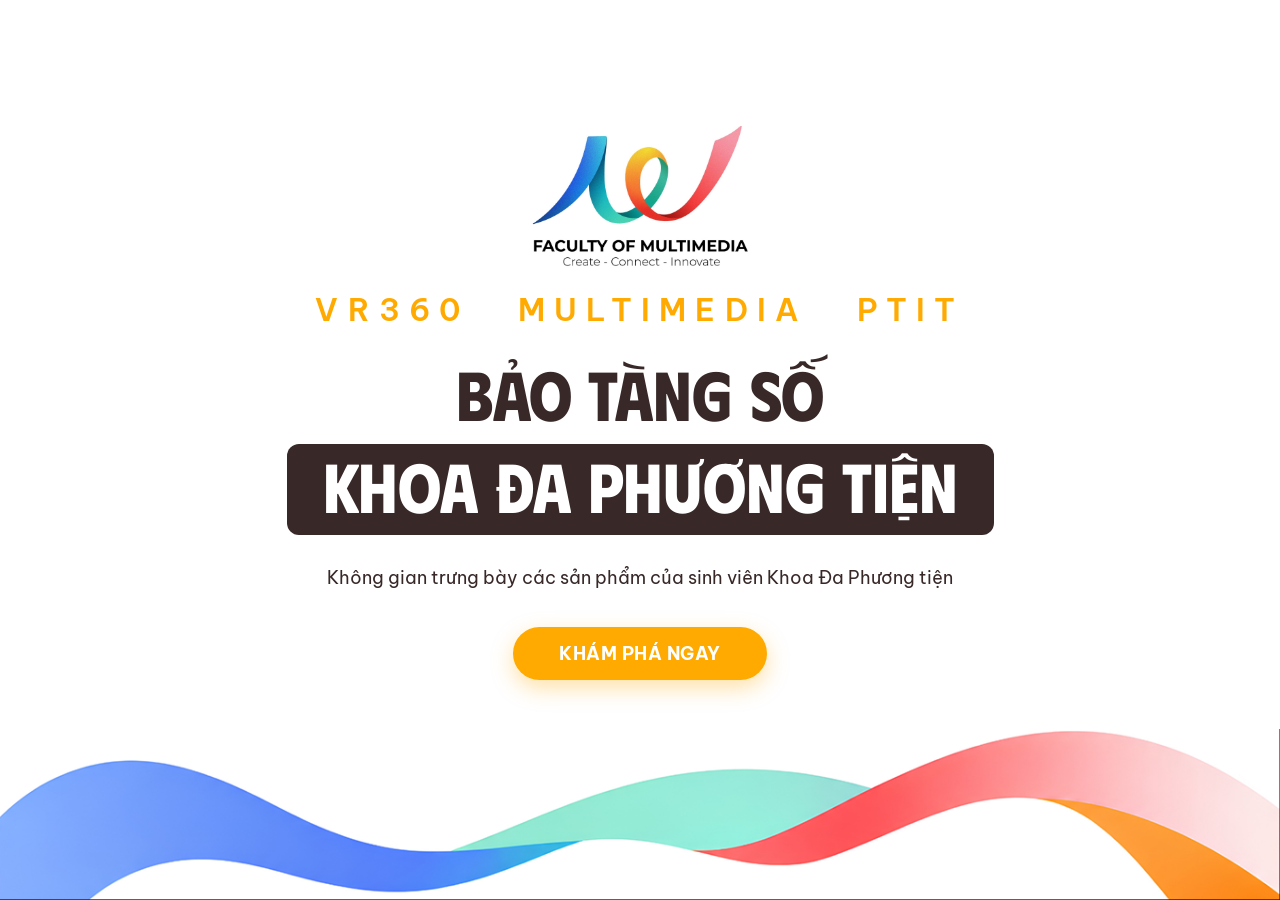
<file: index.html>
<!DOCTYPE html>
<html lang="vi">
<head>
  <meta charset="UTF-8" />
  <meta name="viewport" content="width=device-width, initial-scale=1.0" />
  <title>Bảo tàng số – Khoa Đa phương tiện | VR360 PTIT</title>
  <meta name="description" content="Bảo tàng số Khoa Đa phương tiện – không gian trưng bày VR360 các sản phẩm tiêu biểu của sinh viên." />
  <link rel="icon" type="image/png" href="assets/img/favicon.png" />

  <link rel="preconnect" href="https://fonts.googleapis.com" />
  <link rel="preconnect" href="https://fonts.gstatic.com" crossorigin />
  <link href="https://fonts.googleapis.com/css2?family=Be+Vietnam+Pro:wght@400;500;600;700;800&family=Phudu:wght@300..900&display=swap" rel="stylesheet" />
  <link rel="stylesheet" href="assets/css/style.css?v=18" />
  <script src="config.js?v=9"></script>

  <!-- three.js (ESM) – addon import bare specifier "three" nên cần importmap -->
  <script type="importmap">
  {
    "imports": {
      "three": "https://unpkg.com/three@0.160.0/build/three.module.js",
      "three/addons/": "https://unpkg.com/three@0.160.0/examples/jsm/"
    }
  }
  </script>
</head>
<body>

  <main class="deck">

    <!-- ============================= HERO ============================= -->
    <section class="panel panel--full hero">
      <div class="container hero__inner">
        <div class="hero__logo-wrap">
          <img class="hero__logo" src="assets/img/HeaderLogoNew.jpg" alt="Faculty of Multimedia" />
        </div>
        <p class="hero__eyebrow">VR360 &nbsp; MULTIMEDIA &nbsp; PTIT</p>
        <h1 class="hero__title">BẢO TÀNG SỐ</h1>
        <div class="hero__band"><span>KHOA ĐA PHƯƠNG TIỆN</span></div>
        <p class="hero__subtitle">Không gian trưng bày các sản phẩm của sinh viên Khoa Đa Phương tiện</p>
        <button class="btn btn--primary js-scroll-bottom" type="button">KHÁM PHÁ NGAY</button>
      </div>
      <img class="hero__waves" src="assets/img/Silk.png?v=1" alt="" aria-hidden="true" />
    </section>

    <!-- ============================ INTRO ============================ -->
    <section class="panel panel--full intro">
      <div class="container">
        <h2 class="split-title">
          <span class="split-title__plain">VR360</span><span class="split-title__dark">MULTIMEDIA PTIT</span>
        </h2>
        <div class="intro__text">
          <p>Bảo tàng số Khoa Đa phương tiện là không gian lưu trữ, trưng bày và giới thiệu trực quan các sản phẩm, dự án tiêu biểu do sinh viên Khoa Đa phương tiện thực hiện trong quá trình học tập, nghiên cứu và thực hành nghề nghiệp dưới sự hướng dẫn của giảng viên phụ trách học phần.</p>
          <p>Không gian này tập hợp các sản phẩm nổi bật thuộc các học phần cơ sở ngành, chuyên ngành, thực tập tốt nghiệp, đồ án và khóa luận của sinh viên thuộc ba ngành đào tạo của Khoa, gồm: Truyền thông Đa phương tiện, Công nghệ Đa phương tiện (gồm chuyên ngành Phát triển ứng dụng Đa phương tiện và Thiết kế đa phương tiện) và Báo chí (Định hướng số).</p>
          <p>Thông qua việc thực hiện các sản phẩm và dự án trong quá trình đào tạo, sinh viên có cơ hội rèn luyện kỹ năng nghề nghiệp, phát triển tư duy sáng tạo, năng lực làm việc thực tế và khả năng thích ứng với yêu cầu của thị trường lao động. Đây cũng là một trong những định hướng đào tạo quan trọng của Khoa Đa phương tiện: gắn lý thuyết với thực tiễn, gắn đào tạo với sản phẩm, qua đó góp phần hình thành nguồn nhân lực chất lượng cao trong lĩnh vực truyền thông số, báo chí số, phát triển ứng dụng, thiết kế đa phương tiện trong bối cảnh hiện nay.</p>
        </div>
      </div>
    </section>

    <!-- ============ TRANG 3: CẤU TRÚC + PHÒNG TRƯNG BÀY 01 ============ -->
    <section class="panel panel--full room-stage room-stage--red">
      <div class="container room-stage__head">
        <h2 class="split-title">
          <span class="split-title__plain">CẤU TRÚC</span><span class="split-title__dark">PHÒNG TRIỂN LÃM</span>
        </h2>
      </div>

      <div class="room room--red">
      <div class="window">
        <div class="window__bar">
          <span class="dots"><i></i><i></i><i></i></span>
          <h3 class="window__title">PHÒNG TRƯNG BÀY 01: TRUYỀN THÔNG ĐA PHƯƠNG TIỆN</h3>
        </div>
        <div class="window__body">
          <div class="room__grid">
            <div class="room__media"><img src="assets/img/room1_preview.png" alt="Sản phẩm truyền thông đa phương tiện tiêu biểu" /></div>
            <div class="room__col">
              <div class="room__text">
                <p>Phòng triển lãm Ngành Truyền thông đa phương tiện là không gian sáng tạo thể hiện tư duy chiến lược, năng lực hoạch định và kỹ năng phát triển nội dung số mang tính đổi mới liên tục của người trẻ trong kỷ nguyên mới.</p>
                <p>Phòng triển lãm ngành Truyền thông đa phương tiện sẽ trưng bày các sản phẩm đặc trưng của ngành như sản phẩm TVC, phóng sự, video diễn hoạt 2D (animation), bộ nhận diện thương hiệu, thiết kế giao diện, infographic, Tạp chí, Emegazine…</p>
              </div>
              <div class="room__thumbs room__thumbs--grid">
                <img src="assets/img/room1_thumb1.png" alt="" aria-hidden="true" />
                <img src="assets/img/room1_thumb2.png" alt="" aria-hidden="true" />
                <img src="assets/img/room1_thumb3.png" alt="" aria-hidden="true" />
                <img src="assets/img/room1_thumb4.png" alt="" aria-hidden="true" />
              </div>
              <div class="room__cta"><button class="btn btn--pill js-scroll-bottom" type="button">KHÁM PHÁ NGAY</button></div>
            </div>
          </div>
        </div>
      </div>
      </div>
    </section>

    <!-- ===================== TRANG 4: PHÒNG TRƯNG BÀY 02 ===================== -->
    <section class="panel panel--full room-stage room-stage--blue">
      <div class="room room--blue">
      <div class="window">
        <div class="window__bar">
          <span class="dots"><i></i><i></i><i></i></span>
          <h3 class="window__title">PHÒNG TRƯNG BÀY 02: CÔNG NGHỆ ĐA PHƯƠNG TIỆN</h3>
        </div>
        <div class="window__body">
          <div class="room__grid room__grid--reverse">
            <div class="room__media room__media--portrait"><img src="assets/img/room2_preview.png" alt="Vòng chung kết cuộc thi thiết kế Công nghệ và Phát triển bền vững" /></div>
            <div class="room__col">
              <div class="room__text">
                <p>Phòng trưng bày Ngành Công nghệ Đa phương tiện khẳng định năng lực vượt trội của sinh viên trong việc làm chủ các công cụ, nền tảng kỹ thuật hiện đại (AI, AR/VR, Game Engine) để giải quyết các bài toán thực tế, sẵn sàng trở thành lực lượng nòng cốt trong công cuộc chuyển đổi số quốc gia.</p>
                <p>Phân khu Chuyên ngành Thiết kế đa phương tiện: Tác phẩm đồ họa 2D/3D, nghệ thuật diễn hoạt hình ảnh (animation) và giải pháp thiết kế giao diện, trải nghiệm người dùng (UI/UX).</p>
              </div>
              <div class="room__thumbs room__thumbs--row">
                <img src="assets/img/room2_thumb1.png" alt="" aria-hidden="true" />
                <img src="assets/img/room2_thumb2.png" alt="" aria-hidden="true" />
                <img src="assets/img/room2_thumb3.png" alt="" aria-hidden="true" />
                <img src="assets/img/room2_thumb4.png" alt="" aria-hidden="true" />
              </div>
              <div class="room__cta"><button class="btn btn--pill js-scroll-bottom" type="button">KHÁM PHÁ NGAY</button></div>
            </div>
          </div>
        </div>
      </div>
      </div>
    </section>

    <!-- ===================== TRANG 5: PHÒNG TRƯNG BÀY 03 ===================== -->
    <section class="panel panel--full room-stage room-stage--green">
      <div class="room room--green">
      <div class="window">
        <div class="window__bar">
          <span class="dots"><i></i><i></i><i></i></span>
          <h3 class="window__title">PHÒNG TRƯNG BÀY 03: BÁO CHÍ ĐỊNH HƯỚNG SỐ</h3>
        </div>
        <div class="window__body">
          <div class="room__grid room__grid--portrait-left">
            <div class="room__media room__media--portrait"><img src="assets/img/room3_preview.png" alt="Tác phẩm báo chí định hướng số của sinh viên" /></div>
            <div class="room__col">
              <div class="room__text">
                <p>Phòng triển lãm Ngành Báo chí (Định hướng số) khẳng định bản lĩnh chính trị vững vàng, đạo đức nghề nghiệp và kỹ năng sản xuất nội dung đa năng của người làm báo thời đại số.</p>
                <p>Sản phẩm tiêu biểu: Các tác phẩm báo chí đa nền tảng chất lượng cao, dự án báo chí dữ liệu (Data Journalism), sản phẩm Megastory, Podcast và phóng sự số đương đại.</p>
              </div>
              <div class="room__thumbs room__thumbs--row">
                <img src="assets/img/room3_thumb1.png" alt="" aria-hidden="true" />
                <img src="assets/img/room3_thumb2.png" alt="" aria-hidden="true" />
                <img src="assets/img/room3_thumb3.png" alt="" aria-hidden="true" />
                <img src="assets/img/room3_thumb4.png" alt="" aria-hidden="true" />
              </div>
              <div class="room__cta"><button class="btn btn--pill js-scroll-bottom" type="button">KHÁM PHÁ NGAY</button></div>
            </div>
          </div>
        </div>
      </div>
      </div>
    </section>

    <!-- ================== TRANG CUỐI: HƯỚNG DẪN + FOOTER ================== -->
    <section class="panel guide-page">
      <div class="guide">
      <div class="container">
        <h2 class="split-title">
          <span class="split-title__plain">HƯỚNG DẪN THAM QUAN</span><span class="split-title__dark">BẢO TÀNG SỐ</span>
        </h2>
        <p class="guide__lead">Để có trải nghiệm tối ưu nhất tại Sảnh chính và 03 Phòng trưng bày, vui lòng lưu ý các thao tác điều hướng cơ bản sau:</p>

        <ul class="guide__steps">
          <li class="guide__step">
            <img class="guide__icon" src="assets/img/icon_move.png" alt="" aria-hidden="true" />
            <p><strong>Di chuyển:</strong> Sử dụng các phím mũi tên ↑↓←→ (hoặc cụm phím W A S D) trên bàn phím để di chuyển góc nhìn trong không gian; giữ thêm phím <strong>Shift</strong> để di chuyển nhanh. Hoặc click trực tiếp vào các điểm điều hướng trên sàn.</p>
          </li>
          <li class="guide__step">
            <img class="guide__icon" src="assets/img/icon_click.png" alt="" aria-hidden="true" />
            <p><strong>Tương tác sản phẩm:</strong> Khi tiến lại gần các khu vực trưng bày, click trực tiếp vào sản phẩm để mở bảng thông tin chi tiết, xem video gốc hoặc liên kết đến mã nguồn/ứng dụng.</p>
          </li>
          <li class="guide__step">
            <img class="guide__icon" src="assets/img/icon_device.png" alt="" aria-hidden="true" />
            <p><strong>Thiết bị khuyến nghị:</strong> Sử dụng máy tính (PC/Laptop) kết nối mạng tốc độ cao và tai nghe để trải nghiệm trọn vẹn không gian âm thanh - hình ảnh giả lập.</p>
          </li>
        </ul>

        <div class="guide__cta">
          <button class="btn btn--primary btn--lg js-open-museum" id="hs-enter" type="button">KÍCH HOẠT BẢO TÀNG SỐ 3D</button>
        </div>
      </div>
      </div>

      <footer class="footer">
      <div class="container footer__inner">
        <img class="footer__logo" src="assets/img/footer_logo.png" alt="Faculty of Multimedia" />
        <div class="footer__col">
          <p><strong>Địa chỉ:</strong> Tầng 1, nhà A1, Số 96A Trần Phú, Hà Đông, Hà Nội</p>
          <p><strong>Website:</strong> <a href="https://dpt.ptit.edu.vn/" target="_blank" rel="noopener">https://dpt.ptit.edu.vn/</a></p>
          <p><strong>Email:</strong> hiện chưa có cần add thêm</p>
        </div>
        <div class="footer__col">
          <p><strong>Fanpage:</strong> <a href="https://www.facebook.com/khoadaphuongtienptit" target="_blank" rel="noopener">https://www.facebook.com/khoadaphuongtienptit</a></p>
          <p><strong>Tiktok:</strong> <a href="https://www.tiktok.com/@ttdpt.ptit" target="_blank" rel="noopener">https://www.tiktok.com/@ttdpt.ptit</a></p>
          <p><strong>Phó trưởng khoa (Phụ trách):</strong> TS. Lê Thị Hằng</p>
        </div>
      </div>
    </footer>
    </section>

  </main>

  <!-- ===================== MUSEUM 3D OVERLAY ====================== -->
  <div class="museum" id="museum" aria-hidden="true">
    <div class="museum__topbar">
      <span class="museum__title">BẢO TÀNG SỐ 3D – KHOA ĐA PHƯƠNG TIỆN</span>
      <div class="museum__actions">
        <button id="museum-sound-btn" class="museum__sound" type="button" aria-pressed="true" aria-label="Bật/tắt âm thanh" title="Tắt âm thanh">🔊</button>
        <button class="museum__exit js-close-museum" type="button">✕ Thoát</button>
      </div>
    </div>
    <div class="museum__hint" id="museum-hint">
      <strong>Điều khiển:</strong>
      <span><b>W A S D</b> / phím mũi tên: di chuyển</span>
      <span><b>Giữ SHIFT</b>: chạy nhanh</span>
      <span><b>Giữ &amp; kéo chuột</b>: xoay góc nhìn</span>
      <span><b>Click sàn</b>: di chuyển đến điểm</span>
      <span><b>Click sản phẩm</b>: xem thông tin</span>
      <span><b>Nút 🔊</b>: bật/tắt âm thanh</span>
    </div>
    <div class="museum__loading" id="museum-loading">
      <div class="spinner"></div>
      <p>Đang tải không gian 3D…</p>
    </div>
    <div class="product-panel" id="product-panel" aria-hidden="true">
      <button class="product-panel__close" type="button" aria-label="Đóng">&#x2715;</button>

      <!-- Nút toggle ngôn ngữ -->
      <div class="pp-lang-toggle" id="pp-lang-toggle" title="Switch language">
        <button class="pp-lang-btn active" id="pp-lang-vi" data-lang="vi">VI</button>
        <button class="pp-lang-btn" id="pp-lang-en" data-lang="en">EN</button>
      </div>

      <div class="product-panel__media" id="product-media" hidden></div>

      <div class="pp-section">
        <span class="pp-label" data-vi="Sản phẩm" data-en="Product">Sản phẩm</span>
        <h3 id="product-title">Tên sản phẩm</h3>
      </div>

      <div class="pp-section">
        <span class="pp-label" data-vi="Mô tả" data-en="Description">Mô tả</span>
        <p id="product-desc">Mô tả sản phẩm…</p>
      </div>

      <a class="product-panel__link" id="product-link" target="_blank" rel="noopener" hidden>Xem chi tiết →</a>
    </div>
    <div id="museum-canvas-wrap" class="museum__canvas"></div>
  </div>

  <script type="module" src="assets/js/main.js?v=16"></script>
</body>
</html>
</file>
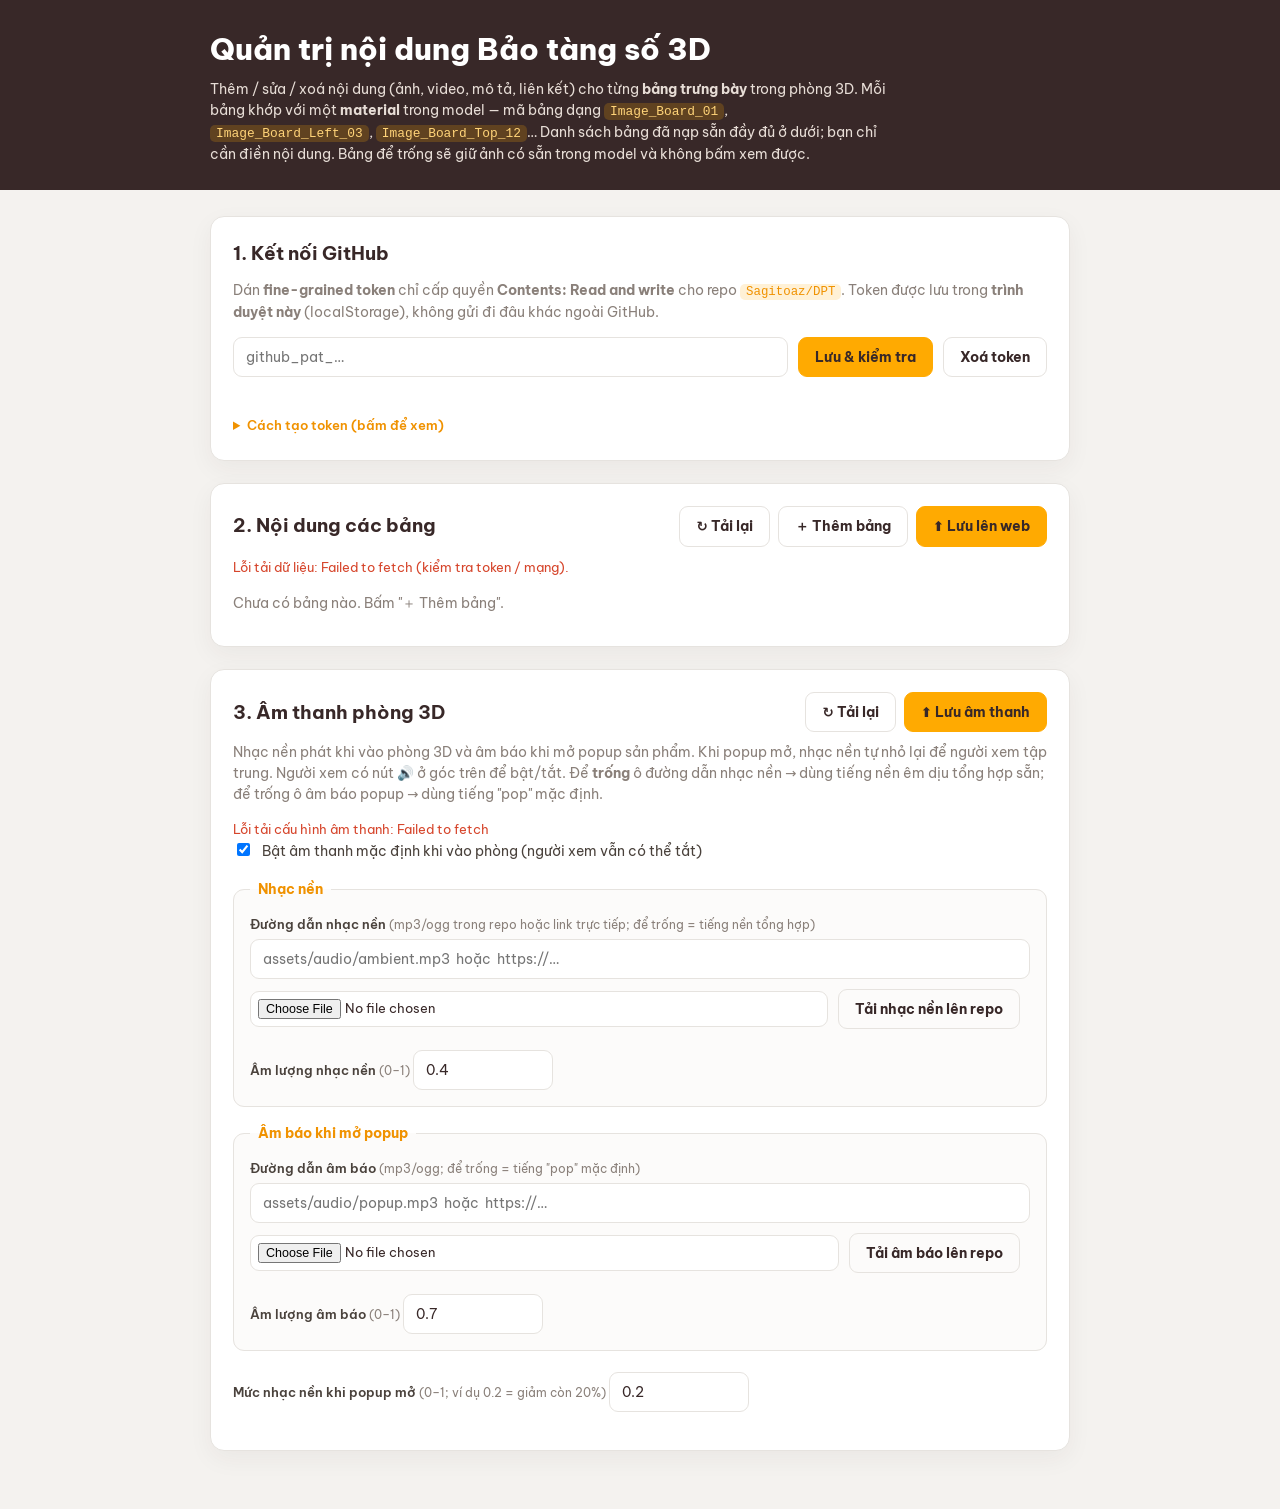
<file: admin.html>
<!DOCTYPE html>
<html lang="vi">
<head>
  <meta charset="UTF-8" />
  <meta name="viewport" content="width=device-width, initial-scale=1.0" />
  <meta name="robots" content="noindex, nofollow" />
  <title>Quản trị nội dung – Bảo tàng số 3D</title>
  <link rel="icon" type="image/png" href="assets/img/favicon.png" />

  <link rel="preconnect" href="https://fonts.googleapis.com" />
  <link rel="preconnect" href="https://fonts.gstatic.com" crossorigin />
  <link href="https://fonts.googleapis.com/css2?family=Be+Vietnam+Pro:wght@400;500;600;700;800&display=swap" rel="stylesheet" />
  <link rel="stylesheet" href="assets/css/admin.css" />
</head>
<body>
  <header class="adm-header">
    <div class="adm-wrap">
      <h1>Quản trị nội dung Bảo tàng số 3D</h1>
      <p>Thêm / sửa / xoá nội dung (ảnh, video, mô tả, liên kết) cho từng <b>bảng trưng bày</b> trong phòng 3D.
         Mỗi bảng khớp với một <b>material</b> trong model — mã bảng dạng <code>Image_Board_01</code>,
         <code>Image_Board_Left_03</code>, <code>Image_Board_Top_12</code>… Danh sách bảng đã nạp sẵn đầy đủ ở dưới;
         bạn chỉ cần điền nội dung. Bảng để trống sẽ giữ ảnh có sẵn trong model và không bấm xem được.</p>
    </div>
  </header>

  <main class="adm-wrap adm-main">

    <!-- ================= 1. TOKEN ================= -->
    <section class="adm-card">
      <h2>1. Kết nối GitHub</h2>
      <p class="adm-hint">
        Dán <b>fine-grained token</b> chỉ cấp quyền <b>Contents: Read and write</b> cho repo
        <code>Sagitoaz/DPT</code>. Token được lưu trong <b>trình duyệt này</b> (localStorage), không gửi đi đâu khác ngoài GitHub.
      </p>
      <div class="adm-token-row">
        <input id="tokenInput" type="password" placeholder="github_pat_…" autocomplete="off" spellcheck="false" />
        <button id="saveTokenBtn" class="adm-btn adm-btn--primary" type="button">Lưu &amp; kiểm tra</button>
        <button id="clearTokenBtn" class="adm-btn adm-btn--ghost" type="button">Xoá token</button>
      </div>
      <p id="tokenStatus" class="adm-status"></p>
      <details class="adm-help">
        <summary>Cách tạo token (bấm để xem)</summary>
        <ol>
          <li>Vào GitHub → <b>Settings</b> → <b>Developer settings</b> → <b>Personal access tokens</b> → <b>Fine-grained tokens</b> → <b>Generate new token</b>.</li>
          <li><b>Repository access</b>: chọn <b>Only select repositories</b> → <code>Sagitoaz/DPT</code>.</li>
          <li><b>Permissions</b> → <b>Repository permissions</b> → <b>Contents</b> = <b>Read and write</b>.</li>
          <li>Generate → copy token (dạng <code>github_pat_…</code>) → dán vào ô trên.</li>
        </ol>
      </details>
    </section>

    <!-- ================= 2. BOARDS ================= -->
    <section class="adm-card">
      <div class="adm-toolbar">
        <h2>2. Nội dung các bảng</h2>
        <div class="adm-toolbar__actions">
          <button id="reloadBtn" class="adm-btn adm-btn--ghost" type="button">↻ Tải lại</button>
          <button id="addBtn" class="adm-btn" type="button">＋ Thêm bảng</button>
          <button id="saveBtn" class="adm-btn adm-btn--primary" type="button">⬆ Lưu lên web</button>
        </div>
      </div>
      <p id="saveStatus" class="adm-status"></p>
      <div id="boardList" class="adm-list"></div>
    </section>

    <!-- ================= 3. ÂM THANH ================= -->
    <section class="adm-card">
      <div class="adm-toolbar">
        <h2>3. Âm thanh phòng 3D</h2>
        <div class="adm-toolbar__actions">
          <button id="reloadSoundBtn" class="adm-btn adm-btn--ghost" type="button">↻ Tải lại</button>
          <button id="saveSoundBtn" class="adm-btn adm-btn--primary" type="button">⬆ Lưu âm thanh</button>
        </div>
      </div>
      <p class="adm-hint">
        Nhạc nền phát khi vào phòng 3D và âm báo khi mở popup sản phẩm. Khi popup mở, nhạc nền tự nhỏ lại để người xem tập trung. Người xem có nút <b>🔊</b> ở góc trên để bật/tắt.
        Để <b>trống</b> ô đường dẫn nhạc nền → dùng tiếng nền êm dịu tổng hợp sẵn; để trống ô âm báo popup → dùng tiếng "pop" mặc định.
      </p>
      <p id="soundStatus" class="adm-status"></p>

      <label class="adm-check">
        <input id="sEnabled" type="checkbox" /> <span>Bật âm thanh mặc định khi vào phòng (người xem vẫn có thể tắt)</span>
      </label>

      <fieldset class="adm-fieldset">
        <legend>Nhạc nền</legend>
        <label class="adm-field">Đường dẫn nhạc nền <span class="adm-muted">(mp3/ogg trong repo hoặc link trực tiếp; để trống = tiếng nền tổng hợp)</span>
          <input id="sBgSrc" placeholder="assets/audio/ambient.mp3  hoặc  https://…" autocomplete="off" />
        </label>
        <div class="adm-upload">
          <input id="sBgFile" type="file" accept="audio/*" />
          <button id="sBgUpload" class="adm-btn adm-btn--ghost" type="button">Tải nhạc nền lên repo</button>
          <span id="sBgUploadStatus" class="adm-status"></span>
        </div>
        <label class="adm-field">Âm lượng nhạc nền <span class="adm-muted">(0–1)</span>
          <input id="sBgVol" type="number" min="0" max="1" step="0.05" value="0.4" />
        </label>
      </fieldset>

      <fieldset class="adm-fieldset">
        <legend>Âm báo khi mở popup</legend>
        <label class="adm-field">Đường dẫn âm báo <span class="adm-muted">(mp3/ogg; để trống = tiếng "pop" mặc định)</span>
          <input id="sPopSrc" placeholder="assets/audio/popup.mp3  hoặc  https://…" autocomplete="off" />
        </label>
        <div class="adm-upload">
          <input id="sPopFile" type="file" accept="audio/*" />
          <button id="sPopUpload" class="adm-btn adm-btn--ghost" type="button">Tải âm báo lên repo</button>
          <span id="sPopUploadStatus" class="adm-status"></span>
        </div>
        <label class="adm-field">Âm lượng âm báo <span class="adm-muted">(0–1)</span>
          <input id="sPopVol" type="number" min="0" max="1" step="0.05" value="0.7" />
        </label>
      </fieldset>

      <label class="adm-field">Mức nhạc nền khi popup mở <span class="adm-muted">(0–1; ví dụ 0.2 = giảm còn 20%)</span>
        <input id="sDuck" type="number" min="0" max="1" step="0.05" value="0.2" />
      </label>
    </section>

  </main>

  <!-- ================= FORM MODAL ================= -->
  <div id="formModal" class="adm-modal" hidden>
    <div class="adm-modal__box">
      <button id="formClose" class="adm-modal__close" type="button">✕</button>
      <h3 id="formTitle">Thêm bảng</h3>

      <label class="adm-field">Mã bảng <span class="adm-muted">(trùng tên material trong model, vd <code>Image_Board_01</code>)</span>
        <input id="fId" placeholder="Image_Board_01" autocomplete="off" />
      </label>

      <label class="adm-field">Loại nội dung
        <select id="fType">
          <option value="image">Ảnh</option>
          <option value="video">Video</option>
        </select>
      </label>

      <label class="adm-field">Đường dẫn ảnh / video <span class="adm-muted">(URL hoặc đường dẫn trong repo)</span>
        <input id="fSrc" placeholder="assets/exhibits/abc.jpg  hoặc  https://…" autocomplete="off" />
      </label>

      <div class="adm-upload">
        <input id="fFile" type="file" accept="image/*,video/*" />
        <button id="uploadBtn" class="adm-btn adm-btn--ghost" type="button">Tải ảnh/video lên repo</button>
        <span id="uploadStatus" class="adm-status"></span>
      </div>
      <p class="adm-hint" style="margin-top:-8px"><b>Ảnh:</b> nên tải lên repo (hiện chắc chắn). <b>Video:</b> tải file mp4 &lt;50MB lên repo, <b>HOẶC dán link YouTube</b> (popup sẽ nhúng phát được). <b>Không dùng link Google Drive / SharePoint "stream"</b> cho ô này — đó là trang xem, không nhúng được (cứ để link đó ở ô "Xem chi tiết").</p>

      <!-- Ảnh đại diện video: hiện khi loại = video -->
      <div id="fThumbRow" style="display:none">
        <label class="adm-field">Ảnh đại diện (thumbnail) cho video <span class="adm-muted">(tuỳ chọn – tránh hiển thị đen sì khi phát trên bảng 3D)</span>
          <input id="fThumb" placeholder="assets/exhibits/abc_thumb.jpg  hoặc  https://…" autocomplete="off" />
        </label>
        <div class="adm-upload">
          <input id="fThumbFile" type="file" accept="image/*" />
          <button id="uploadThumbBtn" class="adm-btn adm-btn--ghost" type="button">Tải thumbnail lên repo</button>
          <span id="uploadThumbStatus" class="adm-status"></span>
        </div>
      </div>

      <label class="adm-field">Tiêu đề
        <input id="fTitle" autocomplete="off" />
      </label>

      <label class="adm-field">Mô tả <span class="adm-muted">(Tiếng Việt)</span>
        <textarea id="fDesc" rows="3"></textarea>
      </label>

      <label class="adm-field">Mô tả <span class="adm-muted">(English)</span>
        <textarea id="fDescEn" rows="3" placeholder="English description (optional)"></textarea>
      </label>

      <label class="adm-field">Link "Xem chi tiết" <span class="adm-muted">(tuỳ chọn)</span>
        <input id="fLink" placeholder="https://…" autocomplete="off" />
      </label>

      <div class="adm-modal__actions">
        <button id="formCancel" class="adm-btn adm-btn--ghost" type="button">Huỷ</button>
        <button id="formSave" class="adm-btn adm-btn--primary" type="button">Lưu vào danh sách</button>
      </div>
      <p class="adm-hint">* "Lưu vào danh sách" chỉ cập nhật tạm trong trình duyệt. Bấm <b>⬆ Lưu lên web</b> để đẩy lên repo và hiển thị trên web.</p>
    </div>
  </div>

  <script src="assets/js/admin.js?v=7"></script>
</body>
</html>
</file>
<file: assets/css/style.css>
/* =====================================================================
   WebDPT – Bảo tàng số Khoa Đa phương tiện
   Web thật (HTML/CSS), responsive, các section tách bạch (scroll-snap).
   ===================================================================== */
:root{
  --orange:  #FFAA01;
  --orange-d:#F09200;
  --dark:    #382828;
  --red:     #DD421D;
  --blue:    #004ED8;
  --green:   #02AF7F;
  --text:    #2b2b2b;
  --maxw:    1180px;
  /* Font hiển thị cho các tiêu đề lớn (đúng thiết kế Figma). Dấu thanh kiểu thư pháp
     (nét cong trên "Ố"...) là đặc trưng của Phudu — không phải chi tiết vẽ thêm. */
  --font-display: "Phudu", "Be Vietnam Pro", system-ui, sans-serif;
  /* Font UI cho tiêu đề phòng & nút (thiết kế dùng Helvetica; web fallback Arial). */
  --font-ui: "Helvetica Neue", Helvetica, Arial, sans-serif;

  /* ---------------------------------------------------------------
     ⚙️ CẤU HÌNH KHỐI "PHÒNG" – chỉnh số ở đây, không cần sửa rule bên dưới.
     --------------------------------------------------------------- */
  --window-maxw:          1240px;                 /* bề rộng tối đa thẻ cửa sổ */
  --room-gap:             clamp(28px,4vw,58px);   /* khoảng cách 2 cột: card | nội dung */
  --room-col-gap:         clamp(20px,2.4vw,30px); /* khoảng cách dọc trong cột nội dung */
  --room-card-w:          460px;                  /* bề rộng card khi ở bên TRÁI (Phòng 1,3) */
  --room-card-w-portrait: 360px;                  /* bề rộng card dọc bên PHẢI (Phòng 2) */
  --card-portrait-ratio:  36 / 46;                /* tỉ lệ ngang/dọc của card dọc (Phòng 2) */
  --card-radius:          16px;
  --thumb-h:              clamp(90px,8.8vw,118px);/* chiều cao thumbnail kiểu --row */
  --thumb-gap:            clamp(12px,1.4vw,22px);
  --thumb-radius:         16px;
}
*{ box-sizing:border-box; }
html,body{ margin:0; height:100%; }
body{
  font-family:"Be Vietnam Pro", system-ui, -apple-system, Segoe UI, Roboto, sans-serif;
  color:var(--text); background:#fff; line-height:1.55; -webkit-font-smoothing:antialiased;
}
img{ max-width:100%; display:block; }
a{ color:inherit; }

/* --------- Deck: cuộn dọc + snap (mỗi section là 1 "slide" tách biệt) -------- */
.deck{
  height:100vh;
  overflow-y:auto;
  scroll-snap-type:y mandatory;
  scroll-behavior:smooth;
  scroll-padding-top:0;
}
.panel{
  scroll-snap-align:start;
  position:relative;
}
.panel--full{
  min-height:100vh;
  display:flex;
  flex-direction:column;
  justify-content:center;
}
.container{ width:100%; max-width:var(--maxw); margin:0 auto; padding:0 28px; }

/* ----------------------------- Buttons ----------------------------- */
.btn{ font-family:inherit; font-weight:700; border:none; cursor:pointer; border-radius:999px; letter-spacing:.5px; }
.btn--primary{
  background:var(--orange); color:#fff; font-size:18px; padding:15px 46px;
  box-shadow:0 8px 22px rgba(255,170,1,.35);
  transition:transform .15s, box-shadow .15s, background .15s;
}
.btn--primary:hover{ background:var(--orange-d); transform:translateY(-2px); box-shadow:0 12px 28px rgba(255,170,1,.45); }
.btn--lg{ font-size:20px; padding:18px 52px; }
.btn--pill{
  background:#fff; color:var(--orange); font-family:var(--font-ui); font-weight:700;
  font-size:clamp(16px,1.55vw,22px); padding:14px 50px;
  box-shadow:0 8px 20px rgba(0,0,0,.18); transition:transform .15s, box-shadow .15s;
}
.btn--pill:hover{ transform:translateY(-2px); box-shadow:0 12px 26px rgba(0,0,0,.26); }

/* ------------------------------ Hero ------------------------------- */
/* Hero = đúng 1 trang (100vh). Cụm content canh giữa nhưng được đẩy lên trên
   nhờ padding-bottom = chiều cao dải sóng (~12vw) → nút "KHÁM PHÁ NGAY" luôn
   nằm PHÍA TRÊN dải sóng. padding-bottom dùng vw nên tự co giãn (responsive). */
.hero{ text-align:center; overflow:hidden; height:100vh; justify-content:center; padding:60px 0 12vw; }
.hero__inner{ position:relative; z-index:2; }
.hero__logo-wrap{
  position:relative; width:clamp(230px,22vw,300px); height:clamp(130px,12.5vw,150px);
  margin:0 auto 10px; overflow:hidden;
}
.hero__logo{
  position:absolute; left:50%; top:50%; width:232%; max-width:none;
  transform:translate(-50%,-50%);
}
.hero__eyebrow{
  color:var(--orange); font-weight:600; font-size:clamp(20px,2.4vw,34px);
  letter-spacing:.3em; margin:6px 0 22px; text-transform:uppercase;
}
.hero__title{
  font-family:var(--font-display); font-size:clamp(42px,5.4vw,73px); font-weight:700;
  color:var(--dark); margin:0 0 14px; line-height:1.08;
}
.hero__band{ margin:0 0 28px; }
.hero__band span{
  display:inline-block; background:var(--dark); color:#fff; font-family:var(--font-display);
  font-size:clamp(28px,5.4vw,73px); font-weight:700; line-height:1.12;
  padding:2px 36px 12px; border-radius:12px;
}
.hero__subtitle{ font-size:clamp(15px,1.4vw,18px); color:var(--dark); margin:0 auto 36px; max-width:680px; }
.hero__waves{ position:absolute; left:0; bottom:0; width:100%; z-index:1; pointer-events:none; }

/* --------------------- Split titles (dark band) -------------------- */
.split-title{
  font-size:clamp(28px,3.6vw,46px); font-weight:800; text-align:center; margin:0 0 36px;
  line-height:1.2; color:var(--dark);
  display:flex; flex-wrap:wrap; gap:12px; justify-content:center; align-items:center;
}
.split-title--mt{ margin-top:56px; }
.split-title__dark{ background:var(--dark); color:#fff; padding:4px 18px 8px; border-radius:10px; }

/* ------------------------------ Intro ------------------------------ */
/* Intro & trang "CẤU TRÚC" là 2 trang riêng, mỗi trang cao 100vh (panel--full)
   và canh giữa nội dung theo chiều dọc. Padding đối xứng để giữ canh giữa chuẩn. */
.intro{ padding:clamp(40px,7vh,80px) 0; }
.intro__text{ max-width:920px; margin:0 auto; text-align:justify; }
.intro__text p{ margin:0 0 18px; font-size:clamp(15px,1.15vw,17px); color:#3a3a3a; }

/* ============================== ROOMS ==============================
   ┌─ CÔNG THỨC DỰNG 1 PHÒNG (xem Phòng 1 & 2 trong index.html làm mẫu) ─┐
   <section class="panel room room--{red|blue|green}">
     <div class="window">
       <div class="window__bar"><span class="dots"><i></i><i></i><i></i></span>
         <h3 class="window__title">PHÒNG TRƯNG BÀY 0x: …</h3></div>
       <div class="window__body">
         <div class="room__grid [room__grid--reverse]">
           <div class="room__media [room__media--portrait]"><img …></div>  ← CARD ảnh
           <div class="room__col">                                         ← CỘT nội dung
             <div class="room__text"><p>…</p><p>…</p></div>
             <div class="room__thumbs room__thumbs--{grid|row}"><img>×4</div>
             <div class="room__cta"><button class="btn btn--pill js-scroll-bottom">KHÁM PHÁ NGAY</button></div>
           </div>
         </div>
       </div>
     </div>
   </section>
   • Thứ tự HTML luôn: .room__media TRƯỚC, .room__col SAU (kể cả khi --reverse).
   • Card TRÁI (Phòng 1,3): KHÔNG dùng --reverse.
   • Card PHẢI (Phòng 2): thêm --reverse (CSS tự đảo card sang phải). Ảnh dọc thì thêm --media--portrait.
   • Thumbnail: --grid = 4 ô vuông đều | --row = giữ tỉ lệ gốc, cùng chiều cao.
   • Mọi kích thước chỉnh ở biến --room-* / --thumb-* / --card-* trong :root.
   =================================================================== */
.room{ padding:30px 0; margin-top:64px; }
.room--red{   background:var(--red); }
.room--blue{  background:var(--blue); }
.room--green{ background:var(--green); }

/* ----- TRANG TRƯNG BÀY: mỗi phòng là 1 trang 100vh, khối màu full-bleed canh giữa
   theo chiều dọc (dải trắng trên/dưới ngăn cách). "safe center" tránh cắt mép khi màn
   thấp. Riêng TRANG 3 còn có heading "CẤU TRÚC" + khoảng trắng phía trên khối đỏ. ----- */
.room-stage{ justify-content:safe center; padding:clamp(16px,3vh,40px) 0; }
.room-stage .split-title{ margin:0; }
.room-stage .room{ margin-top:0; }                              /* khối màu canh giữa tuyệt đối */
.room-stage__head + .room{ margin-top:clamp(32px,5vh,60px); }   /* chỉ trang 3: chừa khoảng trắng dưới heading */

/* ----- Khung cửa sổ: title-bar (mac dots) trắng + thân cam ----- */
.window{ width:100%; max-width:var(--window-maxw); margin:0 auto; border-radius:22px; overflow:hidden; box-shadow:0 26px 60px rgba(0,0,0,.28); }
.window__bar{ background:#fff; display:flex; align-items:center; gap:18px; padding:14px 26px; }
.dots{ display:inline-flex; gap:8px; flex:0 0 auto; }
.dots i{ width:14px; height:14px; border-radius:50%; display:block; }
.dots i:nth-child(1){ background:#ED4C4C; }
.dots i:nth-child(2){ background:#F5B73D; }
.dots i:nth-child(3){ background:#3BC04A; }
.window__title{ margin:0; color:var(--orange); font-family:var(--font-ui); font-weight:700; font-size:clamp(15px,1.9vw,25px); letter-spacing:.2px; }
.window__body{ background:var(--orange); padding:34px clamp(20px,3.4vw,48px) 40px; }

/* ----- Lưới 2 cột: CARD ảnh | CỘT nội dung ----- */
.room__grid{ display:grid; gap:var(--room-gap); align-items:stretch; grid-template-columns:minmax(0,var(--room-card-w)) 1fr; }
.room__grid--reverse{ grid-template-columns:1fr minmax(0,var(--room-card-w-portrait)); }
.room__grid--reverse .room__media{ order:2; }   /* đảo card sang phải (HTML vẫn để media trước) */
.room__grid--portrait-left{ grid-template-columns:minmax(0,var(--room-card-w-portrait)) 1fr; }  /* card dọc bên TRÁI (Phòng 3) */

/* ----- Card ảnh ----- */
.room__media img{ width:100%; display:block; border-radius:var(--card-radius); }
/* Card dọc: ảnh landscape gốc cắt cover, canh giữa */
.room__media--portrait img{ aspect-ratio:var(--card-portrait-ratio); height:auto; object-fit:cover; object-position:50% 50%; }

/* ----- Cột nội dung: text → thumbnail → nút (nút canh đáy cột) ----- */
.room__col{ display:flex; flex-direction:column; gap:var(--room-col-gap); }
.room__text p{ margin:0 0 16px; color:#fff; font-size:clamp(14px,1.05vw,16px); text-align:justify; }
.room__text p:last-child{ margin-bottom:0; }
.room__cta{ text-align:center; }
.room__col .room__cta{ margin-top:auto; }

/* ----- Thumbnail: 3 kiểu ----- */
.room__thumbs{ margin:0; }
/* a) --grid: 4 ô vuông đều, dàn lấp ngang cột (Phòng 1) */
.room__thumbs--grid{ display:flex; gap:var(--thumb-gap); }
.room__thumbs--grid img{ flex:1 1 0; width:0; min-width:0; height:auto; border-radius:var(--thumb-radius); }
/* b) --row: giữ tỉ lệ gốc, cùng chiều cao (Phòng 2 & 3) */
.room__thumbs--row{ display:flex; gap:var(--thumb-gap); align-items:flex-start; flex-wrap:wrap; }
.room__thumbs--row img{ height:var(--thumb-h); width:auto; border-radius:var(--thumb-radius); flex:0 0 auto; }

/* ------------------------------ Guide ------------------------------ */
/* Trang cuối = Hướng dẫn + Footer trong 1 panel cao 100vh. Footer ghim đáy
   (margin-top:auto) → cuộn tới snap sạch, footer hiện đủ ở đáy (không dừng nửa chừng).
   Cụm Hướng dẫn giãn đầy khoảng trống phía trên footer và CĂN GIỮA theo chiều dọc
   ("safe center" tránh cắt mép trên khi màn thấp). */
.guide-page{ min-height:100vh; display:flex; flex-direction:column; }
.guide{ flex:1; display:flex; flex-direction:column; justify-content:safe center; padding:clamp(24px,5vh,60px) 0; }
.guide__lead{ text-align:center; max-width:1000px; margin:0 auto 44px; font-size:clamp(15px,1.15vw,17px); }
.guide__steps{ list-style:none; margin:0 auto 50px; padding:0; max-width:980px; }
.guide__step{ display:flex; align-items:center; gap:34px; margin:0 0 30px; }
.guide__icon{ width:92px; flex:0 0 92px; object-fit:contain; }
.guide__step p{ margin:0; font-size:clamp(14px,1.1vw,16px); text-align:justify; }
.guide__cta{ text-align:center; }

/* ------------------------------ Footer -----------------------------
   Bố cục bám Figma: LOGO + cột 1 dồn về trái, cột 2 đẩy sang phải.
   Cột bắt đầu tại ~18% (cột 1) và ~65% (cột 2) bề rộng nội dung — khớp
   toạ độ Figma (logo x≈115, cột1 x≈327, cột2 x≈858 trên khung 1366). */
.footer{ background:var(--dark); color:#fff; padding:22px 0; min-height:auto; margin-top:auto; }
.footer__inner{ display:grid; grid-template-columns:19% 48% 33%; gap:0; align-items:center; }
.footer__logo{ width:120px; }
.footer__col p{ margin:0; font-size:12px; line-height:1.4; }
.footer__col a{ text-decoration:none; word-break:break-all; }
.footer__col a:hover{ text-decoration:underline; }

/* =====================================================================
   CHỈ TỐI ƯU CHO DESKTOP MÀN NGANG (theo yêu cầu – không làm responsive dọc).
   Màn rất lớn: nới nhẹ khổ nội dung cho cân đối.
   ===================================================================== */
@media (min-width:1700px){
  :root{ --maxw:1320px; --window-maxw:1340px; }
}

/* =====================================================================
   MUSEUM 3D OVERLAY
   ===================================================================== */
.museum{ position:fixed; inset:0; z-index:1000; background:#0d0f14; display:none; }
.museum.is-open{ display:block; }
.museum__canvas{ position:absolute; inset:0; }
.museum__canvas canvas{ display:block; width:100%; height:100%; }
.museum__topbar{
  position:absolute; top:0; left:0; right:0; z-index:5;
  display:flex; align-items:center; justify-content:space-between; gap:16px; padding:12px 18px;
  background:linear-gradient(180deg, rgba(0,0,0,.6), rgba(0,0,0,0)); color:#fff; pointer-events:none;
}
.museum__title{ font-weight:700; letter-spacing:.5px; font-size:15px; }
.museum__actions{ display:flex; gap:10px; align-items:center; pointer-events:auto; }
.museum__exit{
  background:rgba(255,255,255,.12); border:1px solid rgba(255,255,255,.3); color:#fff;
  border-radius:999px; padding:8px 18px; font-family:inherit; font-weight:600; cursor:pointer;
}
.museum__exit:hover{ background:rgba(255,255,255,.22); }
.museum__sound{
  width:40px; height:40px; flex:none; display:inline-flex; align-items:center; justify-content:center;
  background:rgba(255,255,255,.12); border:1px solid rgba(255,255,255,.3); color:#fff;
  border-radius:50%; font-size:17px; line-height:1; padding:0; cursor:pointer;
  transition:background .15s, opacity .15s, border-color .15s;
}
.museum__sound:hover{ background:rgba(255,255,255,.22); }
.museum__sound.is-muted{ opacity:.65; border-color:rgba(255,255,255,.16); }
.museum__hint{
  position:absolute; left:50%; bottom:22px; transform:translateX(-50%); z-index:5;
  display:flex; flex-wrap:wrap; gap:6px 18px; justify-content:center; max-width:92vw; padding:12px 20px;
  background:rgba(13,15,20,.72); border:1px solid rgba(255,255,255,.14); border-radius:14px;
  color:#e9e9e9; font-size:13px; backdrop-filter:blur(6px); transition:opacity .4s ease;
}
.museum__hint b{ color:var(--orange); }
.museum__hint.is-faded{ opacity:.18; }
.museum__loading{
  position:absolute; inset:0; z-index:6; display:flex; flex-direction:column;
  align-items:center; justify-content:center; gap:18px; background:#0d0f14; color:#fff;
}
.spinner{ width:46px; height:46px; border:4px solid rgba(255,255,255,.2); border-top-color:var(--orange); border-radius:50%; }
.museum.is-open .spinner{ animation:spin 1s linear infinite; }
@keyframes spin{ to{ transform:rotate(360deg); } }
.product-panel{
  position:absolute; top:50%; right:24px; transform:translateY(-50%); z-index:7;
  width:min(440px,92vw); max-height:calc(100vh - 80px); overflow-y:auto;
  background:#fff; border-radius:18px; padding:22px 24px 28px;
  box-shadow:0 20px 56px rgba(0,0,0,.48); display:none;
  scrollbar-width:thin; scrollbar-color:rgba(255,170,1,.5) transparent;
}
.product-panel::-webkit-scrollbar{ width:5px; }
.product-panel::-webkit-scrollbar-track{ background:transparent; }
.product-panel::-webkit-scrollbar-thumb{ background:rgba(255,170,1,.55); border-radius:99px; }
.product-panel.is-open{ display:block; }

/* --- Sections trong panel (mỗi block thông tin) --- */
.pp-section{ margin-top:14px; padding-top:12px; border-top:1px solid #f0eee9; }
.pp-section:first-of-type{ margin-top:8px; padding-top:8px; border-top:none; }
.pp-label{
  display:block; font-size:10.5px; font-weight:700; letter-spacing:.08em;
  text-transform:uppercase; color:#aaa; margin-bottom:4px;
}

.product-panel h3{ margin:0; color:var(--dark); font-size:20px; line-height:1.3; }
.product-panel p{ margin:0; font-size:14px; color:#444; line-height:1.65; }
/* Giữ nguyên xuống dòng trong mô tả (khớp với nội dung nhập ở admin) */
#product-desc{ white-space:pre-wrap; word-break:break-word; }
.product-panel__close{
  position:absolute; top:12px; right:14px; border:none; background:none;
  font-size:18px; cursor:pointer; color:#aaa; transition:color .15s;
}
.product-panel__close:hover{ color:var(--dark); }

/* --- Nút toggle ngôn ngữ VN/EN --- */
.pp-lang-toggle{
  display:inline-flex; align-items:center; gap:0;
  background:#f0eee9; border-radius:999px; padding:3px;
  margin-bottom:10px;
}
.pp-lang-btn{
  font-family:inherit; font-size:11.5px; font-weight:700; letter-spacing:.06em;
  border:none; background:none; cursor:pointer; color:#888;
  padding:5px 14px; border-radius:999px;
  transition:background .2s, color .2s, box-shadow .2s;
}
.pp-lang-btn.active{
  background:var(--orange); color:#fff;
  box-shadow:0 2px 8px rgba(255,170,1,.4);
}
.product-panel__media{ margin:0 0 14px; border-radius:10px; overflow:hidden; background:#f1f2f5; }
.product-panel__media img,
.product-panel__media video{
  display:block;
  width:100%;
  height:auto;
  max-height:none;
  object-fit:contain;
}
.product-panel__media iframe{ display:block; width:100%; aspect-ratio:16/9; border:0; }
.product-panel__link{
  display:inline-block; margin-top:14px; padding:9px 16px; border-radius:999px;
  background:var(--orange); color:var(--dark); font-family:var(--font-ui); font-weight:700;
  font-size:13px; text-decoration:none; transition:background .15s;
}
.product-panel__link:hover{ background:var(--orange-d); }

/* =====================================================================
   ANIMATIONS – hiệu ứng chuyển trang & vi tương tác
   ──────────────────────────────────────────────────────────────────
   Nguyên tắc: KHÔNG đổi thiết kế. Mọi hiệu ứng chỉ dùng transform/opacity
   (không ảnh hưởng layout) và trạng thái cuối luôn = bố cục gốc
   (transform:none; opacity:1). Chuyển động nền (ambient) tôn trọng
   prefers-reduced-motion.
   ===================================================================== */

/* --- 1) Scroll reveal: nội dung mỗi "trang" xuất hiện khi cuộn tới --- */
/* Chỉ bật khi JS đã sẵn sàng (.anim-ready) → nếu tắt JS / reduced-motion
   thì nội dung hiển thị bình thường, không bao giờ bị ẩn. */
.anim-ready .reveal{
  opacity:0;
  transform:translateY(30px);
  transition:opacity .7s cubic-bezier(.22,.61,.36,1),
             transform .7s cubic-bezier(.22,.61,.36,1);
  transition-delay:var(--reveal-delay, 0s);
  will-change:opacity, transform;
}
.anim-ready .reveal.is-visible{ opacity:1; transform:none; }

/* --- 2) Thanh tiến trình cuộn (mảnh, màu thương hiệu) ---
   Nằm DƯỚI overlay bảo tàng (z<1000) nên tự ẩn khi mở không gian 3D. */
.scroll-progress{
  position:fixed; top:0; left:0; height:3px; width:0;
  background:linear-gradient(90deg, var(--orange), var(--orange-d));
  box-shadow:0 0 10px rgba(255,170,1,.55);
  z-index:900; pointer-events:none;
  transition:width .12s ease-out;
}

/* --- 3) Hover zoom nhẹ cho ảnh (thêm chiều sâu, KHÔNG đổi bố cục) --- */
.room__media{ overflow:hidden; border-radius:var(--card-radius); }
.room__media img,
.room__thumbs img{ transition:transform .45s cubic-bezier(.22,.61,.36,1); }
.room__media img:hover{ transform:scale(1.04); }
.room__thumbs img:hover{ transform:scale(1.06); }

/* --- 4) Mở overlay Bảo tàng 3D: fade mượt thay vì hiện đột ngột --- */
.museum.is-open{ animation:museumIn .35s ease both; }
@keyframes museumIn{ from{ opacity:0; } to{ opacity:1; } }

/* --- 5) Chuyển động nền (ambient) – chỉ khi người dùng không tắt motion --- */
@media (prefers-reduced-motion: no-preference){
  /* Dải sóng hero "thở" nhẹ. Scale từ mép đáy → không hở nền trên/dưới. */
  .hero__waves{ transform-origin:50% 100%; animation:waveFloat 8s ease-in-out infinite; }
  @keyframes waveFloat{
    0%,100%{ transform:scale(1); }
    50%{ transform:scale(1.025); }
  }
  /* Nút CTA chính khẽ "nhịp" để mời gọi tương tác (dừng khi hover). */
  .hero .btn--primary{ animation:ctaPulse 2.6s ease-in-out infinite; }
  .hero .btn--primary:hover{ animation:none; }
  @keyframes ctaPulse{
    0%,100%{ box-shadow:0 8px 22px rgba(255,170,1,.35); }
    50%{ box-shadow:0 10px 30px rgba(255,170,1,.6); }
  }
}

/* Tôn trọng tuyệt đối lựa chọn giảm chuyển động của người dùng. */
@media (prefers-reduced-motion: reduce){
  .anim-ready .reveal{ opacity:1 !important; transform:none !important; transition:none !important; }
  .museum.is-open{ animation:none; }
}

/* =========================== EXPIRED GATE ========================== */
.expired-screen{
  position:fixed; inset:0; z-index:99999; display:flex; flex-direction:column;
  align-items:center; justify-content:center; text-align:center; padding:24px;
  background:var(--dark); color:#fff; font-family:"Be Vietnam Pro", sans-serif;
}
.expired-screen h1{ font-size:40px; margin:0 0 12px; }
.expired-screen p{ font-size:17px; opacity:.85; max-width:520px; }

/* =====================================================================
   RESPONSIVE – Tablet ≤ 900px
   ===================================================================== */
@media (max-width:900px){
  /* Biến root thu nhỏ */
  :root{
    --room-gap:         clamp(18px,3vw,28px);
    --room-col-gap:     16px;
    --thumb-h:          clamp(72px,10vw,100px);
    --thumb-gap:        10px;
  }

  .container{ padding:0 20px; }

  /* Hero */
  .hero{ padding:50px 0 14vw; }
  .hero__eyebrow{ letter-spacing:.18em; font-size:clamp(16px,2.2vw,26px); }
  .hero__title{ font-size:clamp(36px,6vw,62px); }
  .hero__band span{ font-size:clamp(24px,5vw,52px); padding:2px 22px 10px; }
  .hero__subtitle{ font-size:clamp(14px,1.5vw,17px); max-width:580px; }
  .btn--primary{ font-size:16px; padding:13px 38px; }

  /* Intro: bỏ justify ở tablet nhỏ hơn */
  .intro__text{ text-align:left; }
  .intro__text p{ font-size:clamp(14px,1.4vw,16px); }

  /* Room windows */
  .window__body{ padding:24px clamp(14px,2.5vw,32px) 28px; }
  .window__title{ font-size:clamp(13px,1.7vw,20px); }

  /* Room grid: 2 cột nhưng thu nhỏ card */
  .room__grid{ grid-template-columns:minmax(0,340px) 1fr; }
  .room__grid--reverse{ grid-template-columns:1fr minmax(0,280px); }
  .room__grid--portrait-left{ grid-template-columns:minmax(0,280px) 1fr; }

  /* Text trong room */
  .room__text p{ font-size:clamp(13px,1.2vw,15px); text-align:left; }

  /* Thumbnail row: không wrap */
  .room__thumbs--row{ flex-wrap:nowrap; overflow-x:auto; -webkit-overflow-scrolling:touch; }
  .room__thumbs--row img{ height:var(--thumb-h); flex-shrink:0; }

  /* Button pill */
  .btn--pill{ font-size:clamp(14px,1.8vw,18px); padding:12px 36px; }

  /* Guide */
  .guide__step{ gap:22px; }
  .guide__icon{ width:72px; flex:0 0 72px; }
  .guide__step p{ font-size:clamp(13px,1.2vw,15px); text-align:left; }

  /* Footer */
  .footer__inner{ grid-template-columns:auto 1fr 1fr; gap:16px; align-items:start; }
  .footer__logo{ width:90px; }
  .footer__col p{ font-size:11px; }

  /* Product panel 3D */
  .product-panel{
    width:min(380px,88vw);
    padding:18px 18px 22px;
  }
}

/* =====================================================================
   RESPONSIVE – Mobile ≤ 600px
   Nguyên tắc: mỗi panel = 1 màn (100svh), scroll snap, KHÔNG cuộn nội bộ.
   Nội dung được thu nhỏ đủ để vừa vặn trong màn hình.
   ===================================================================== */
@media (max-width:600px){
  :root{
    --room-gap:     10px;
    --room-col-gap: 8px;
    --thumb-h:      64px;
    --thumb-gap:    6px;
    --thumb-radius: 8px;
    --card-radius:  9px;
  }

  .container{ padding:0 10px; }

  /* ── Scroll snap: BẬT, mỗi panel = 1 màn, KHÔNG cuộn nội bộ ── */
  .deck{
    height:100svh;
    overflow-y:scroll;
    scroll-snap-type:y mandatory;
    scroll-behavior:smooth;
  }
  .panel{
    scroll-snap-align:start;
    height:100svh;
    overflow:hidden;
  }

  /* ── Hero ── */
  .panel--full.hero{
    height:100svh; min-height:100svh;
    padding:36px 0 14vw;
    display:flex; flex-direction:column; justify-content:center;
    overflow:visible;
  }
  .hero__logo-wrap{ width:clamp(130px,42vw,185px); height:clamp(72px,23vw,100px); }
  .hero__eyebrow{ font-size:clamp(10px,3vw,14px); letter-spacing:.08em; margin-bottom:7px; }
  .hero__title{ font-size:clamp(24px,7.5vw,38px); margin-bottom:6px; }
  .hero__band span{ font-size:clamp(14px,5.4vw,28px); padding:2px 10px 5px; border-radius:7px; }
  .hero__subtitle{ font-size:12px; max-width:100%; margin-bottom:18px; }
  .btn--primary{ font-size:13.5px; padding:10px 26px; }

  /* ── Intro: panel = 100svh, KHÔNG cuộn ── */
  .panel--full.intro{
    height:100svh; min-height:100svh;
    padding:0; overflow:hidden;
    display:flex; flex-direction:column; justify-content:center;
  }
  .intro > .container{
    overflow:hidden;
    padding-top:20px;
    padding-bottom:20px;
  }
  .intro__text{ text-align:left; }
  .intro__text p{ font-size:12px; margin-bottom:9px; line-height:1.45; }

  /* ── Split title: NHỎ HƠN ── */
  .split-title{ font-size:clamp(14px,4.5vw,19px); gap:4px; margin-bottom:10px; }
  .split-title__dark{ padding:2px 8px 4px; border-radius:6px; }

  /* ── Room stage: 100svh, căn GIỮA dọc, KHÔNG cuộn ── */
  .room-stage{
    height:100svh; min-height:100svh;
    overflow:hidden;
    display:flex; flex-direction:column;
    justify-content:safe center;   /* căn giữa dọc */
    align-items:center;
    padding:8px 0;
    gap:6px;
  }
  /* Phủ màu của từng phòng lên toàn bộ màn hình mobile.
     Khi khối cửa sổ co thấp hơn 100svh, phần dư không còn lộ nền trắng. */
  .room-stage--red{ background:var(--red); }
  .room-stage--blue{ background:var(--blue); }
  .room-stage--green{ background:var(--green); }
  .room-stage__head{ padding:0 10px; flex-shrink:0; width:100%; }
  .room-stage .split-title{ margin:0; }

  /* Room: không còn giãn (để toàn bộ khối được căn giữa) */
  .room{ padding:0; margin-top:0; flex:0 1 auto; width:100%; display:flex; flex-direction:column; min-height:0; }

  /* Window: tự co theo nội dung, có max-height để không vượt màn */
  .window{
    border-radius:10px;          /* bo đầy dưới vì không còn đủ 1 trang */
    flex:0 1 auto;
    width:calc(100% - 16px);
    max-height:calc(100svh - 70px);  /* không chạm mép trên/dưới */
    display:flex; flex-direction:column;
    overflow:hidden;
  }
  .window__bar{
    padding:7px 10px; gap:7px;
    flex-shrink:0;
  }
  .dots i{ width:8px; height:8px; }
  .window__title{
    font-size:clamp(9.5px,2.4vw,12px);
    white-space:nowrap; overflow:hidden; text-overflow:ellipsis;
    min-width:0;
  }
  /* Body vừa khít, KHÔNG cuộn */
  .window__body{
    padding:10px 10px 12px;
    flex:0 1 auto;
    overflow:hidden;
  }

  /* ── Room grid: stack dọc ── */
  .room__grid,
  .room__grid--reverse,
  .room__grid--portrait-left{
    display:flex; flex-direction:column; gap:8px;
  }
  .room__media{ order:-1 !important; overflow:hidden; border-radius:8px; flex-shrink:0; }
  /* Ảnh chính nhỏ hơn để nhường chỗ cho text + thumb */
  .room__media img{ max-height:140px; object-fit:cover; width:100%; border-radius:0; }
  .room__media--portrait img{ aspect-ratio:auto; max-height:130px; }

  /* ── Text phòng ── */
  .room__col{ gap:7px; }
  .room__text p{
    font-size:11.5px; text-align:left; color:#fff;
    margin-bottom:6px; line-height:1.42;
    /* Giới hạn 3 dòng mỗi đoạn tránh tràn */
    display:-webkit-box; -webkit-line-clamp:3; -webkit-box-orient:vertical;
    overflow:hidden;
  }
  .room__text p:last-child{ margin-bottom:0; }

  /* ── Thumbnail: lưới 2×2 ── */
  .room__thumbs--grid,
  .room__thumbs--row{
    display:grid !important;
    grid-template-columns:1fr 1fr;
    gap:6px;
    flex-shrink:0;
  }
  .room__thumbs--grid img,
  .room__thumbs--row img{
    width:100% !important;
    height:auto !important;
    aspect-ratio:16/9;
    object-fit:cover;
    border-radius:8px;
    flex:none;
  }

  /* ── Button pill ── */
  .btn--pill{ font-size:13px; padding:9px 28px; white-space:nowrap; }
  .room__cta{ margin-top:3px; text-align:center; flex-shrink:0; }

  /* ── Guide: 100svh, KHÔNG cuộn ── */
  .guide-page{
    height:100svh; min-height:100svh;
    overflow:hidden;
    display:flex; flex-direction:column;
  }
  .guide{
    flex:1; min-height:0;
    overflow:hidden;
    padding:16px 0 12px;
    display:flex; flex-direction:column; justify-content:safe center;
  }
  .guide__lead{ font-size:12px; margin-bottom:14px; text-align:left; line-height:1.45; }
  .guide__steps{ margin-bottom:16px; }
  .guide__step{ flex-direction:row; align-items:flex-start; gap:10px; margin-bottom:12px; }
  .guide__icon{ width:36px; flex:0 0 36px; }
  .guide__step p{ font-size:12px; text-align:left; line-height:1.42; }
  .btn--primary.btn--lg{ font-size:13.5px; padding:11px 26px; }

  /* Footer ghim đáy */
  .footer{ flex-shrink:0; padding:11px 0; }
  .footer__inner{ grid-template-columns:1fr; gap:7px; text-align:center; }
  .footer__logo{ margin:0 auto 2px; width:58px; }
  .footer__col p{ font-size:10.5px; }
  .footer__col a{ word-break:break-all; }

  /* ── Museum topbar ── */
  .museum__topbar{ padding:8px 11px; }
  .museum__title{ font-size:11px; }
  .museum__exit{ padding:5px 11px; font-size:12px; }
  .museum__sound{ width:30px; height:30px; font-size:13px; }
  .museum__hint{ font-size:10.5px; padding:8px 11px; gap:3px 9px; bottom:10px; }

  /* ── Product panel 3D → bottom sheet ── */
  .product-panel{
    position:fixed; top:auto; bottom:0; left:0; right:0;
    transform:none; width:100%;
    max-height:68svh;
    border-radius:16px 16px 0 0;
    padding:14px 14px 22px;
    box-shadow:0 -5px 24px rgba(0,0,0,.36);
  }
  .product-panel__close{ top:10px; right:12px; font-size:17px; }
  .product-panel h3{ font-size:14.5px; }
  .product-panel p{ font-size:12px; }
}

/* =====================================================================
   RESPONSIVE – Very small ≤ 380px  (iPhone SE, Galaxy A series)
   ===================================================================== */
@media (max-width:380px){
  .hero__title{ font-size:clamp(24px,8.5vw,34px); }
  .hero__band span{ font-size:clamp(14px,5.8vw,22px); padding:2px 10px 5px; }
  .hero__eyebrow{ font-size:11px; }
  .window__title{ font-size:10px; }
  .btn--pill{ font-size:13.5px; padding:11px 26px; }
  .product-panel{ max-height:72vh; padding:14px 13px 22px; }
}
</file>
<file: assets/css/admin.css>
/* =====================================================================
   admin.css – Trang quản trị nội dung Bảo tàng số 3D
   Dùng cùng bảng màu với site chính (cam #FFAA01 / nâu đậm #382828).
   ===================================================================== */
:root{
  --orange:#FFAA01; --orange-d:#F09200; --dark:#382828;
  --line:#e6e3df; --muted:#8a807a; --bg:#f4f2ef; --danger:#d6452b;
}
*{ box-sizing:border-box; }
body{
  margin:0; background:var(--bg); color:var(--dark);
  font-family:"Be Vietnam Pro", system-ui, sans-serif; line-height:1.55;
}
.adm-wrap{ width:100%; max-width:900px; margin:0 auto; padding:0 20px; }

.adm-header{ background:var(--dark); color:#fff; padding:26px 0 24px; }
.adm-header h1{ margin:0 0 6px; font-size:clamp(22px,3vw,30px); font-weight:800; }
.adm-header p{ margin:0; font-size:14px; color:#e7ddd6; max-width:680px; }
.adm-header code, .adm-card code{ background:rgba(255,170,1,.16); color:var(--orange-d);
  padding:1px 6px; border-radius:5px; font-size:.92em; }
.adm-header code{ color:#ffd479; background:rgba(255,170,1,.2); }

.adm-main{ padding:26px 20px 60px; display:flex; flex-direction:column; gap:22px; }

.adm-card{ background:#fff; border:1px solid var(--line); border-radius:14px;
  padding:22px 22px 24px; box-shadow:0 8px 24px rgba(56,40,40,.05); }
.adm-card h2{ margin:0 0 12px; font-size:19px; font-weight:700; }
.adm-hint{ margin:0 0 14px; font-size:13.5px; color:var(--muted); }
.adm-muted{ color:var(--muted); font-weight:400; font-size:.9em; }

/* ---- token ---- */
.adm-token-row{ display:flex; gap:10px; flex-wrap:wrap; }
.adm-token-row input{ flex:1; min-width:240px; }
.adm-help{ margin-top:14px; font-size:13px; color:#5a5048; }
.adm-help summary{ cursor:pointer; font-weight:600; color:var(--orange-d); }
.adm-help ol{ margin:10px 0 0; padding-left:20px; }
.adm-help li{ margin:4px 0; }

/* ---- inputs ---- */
input, select, textarea{
  font-family:inherit; font-size:14px; color:var(--dark);
  padding:10px 12px; border:1px solid var(--line); border-radius:9px; background:#fff; width:100%;
}
input:focus, select:focus, textarea:focus{ outline:none; border-color:var(--orange); box-shadow:0 0 0 3px rgba(255,170,1,.18); }
textarea{ resize:vertical; }

/* ---- buttons ---- */
.adm-btn{
  font-family:inherit; font-size:13.5px; font-weight:700; cursor:pointer;
  padding:10px 16px; border-radius:9px; border:1px solid var(--line);
  background:#fff; color:var(--dark); transition:background .15s, border-color .15s, transform .05s;
}
.adm-btn:hover{ background:#f6f4f1; }
.adm-btn:active{ transform:translateY(1px); }
.adm-btn--primary{ background:var(--orange); border-color:var(--orange); color:var(--dark); }
.adm-btn--primary:hover{ background:var(--orange-d); border-color:var(--orange-d); }
.adm-btn--ghost{ background:transparent; }
.adm-btn--danger{ color:var(--danger); border-color:#eccac2; }
.adm-btn--danger:hover{ background:#fbeeea; }

/* ---- toolbar ---- */
.adm-toolbar{ display:flex; align-items:center; justify-content:space-between; gap:14px; flex-wrap:wrap; margin-bottom:10px; }
.adm-toolbar h2{ margin:0; }
.adm-toolbar__actions{ display:flex; gap:8px; flex-wrap:wrap; }

/* ---- status ---- */
.adm-status{ margin:6px 0 0; font-size:13px; color:#3a7d44; min-height:18px; }
.adm-status.is-error{ color:var(--danger); }

/* ---- list ---- */
.adm-list{ display:flex; flex-direction:column; gap:12px; margin-top:8px; }
.adm-empty{ color:var(--muted); font-size:14px; margin:8px 0; }
.adm-item{ display:flex; align-items:center; gap:14px; padding:12px;
  border:1px solid var(--line); border-radius:11px; background:#fcfbfa; }
.adm-thumb{ width:64px; height:64px; flex:none; border-radius:8px; object-fit:cover;
  background:#eee; display:flex; align-items:center; justify-content:center; font-size:24px; color:#bbb; }
.adm-thumb--empty{ border:1px dashed #d6d1cb; }
.adm-thumb--video{ background:#2b2b2b; color:#fff; }
.adm-item__body{ flex:1; min-width:0; }
.adm-item__id{ font-size:12.5px; color:var(--muted); font-weight:600; letter-spacing:.2px; }
.adm-tag{ display:inline-block; margin-left:6px; padding:1px 7px; border-radius:999px;
  background:rgba(255,170,1,.18); color:var(--orange-d); font-size:11px; }
.adm-item__title{ font-size:15.5px; font-weight:700; margin:1px 0; white-space:nowrap; overflow:hidden; text-overflow:ellipsis; }
.adm-item__desc{ font-size:13px; color:#665d56; display:-webkit-box; -webkit-line-clamp:2; -webkit-box-orient:vertical; overflow:hidden; }
.adm-item__actions{ display:flex; gap:8px; flex:none; }

/* ---- modal ---- */
.adm-modal{ position:fixed; inset:0; z-index:50; background:rgba(40,28,28,.5);
  display:flex; align-items:flex-start; justify-content:center; padding:30px 16px; overflow:auto; }
.adm-modal[hidden]{ display:none; }
.adm-modal__box{ position:relative; width:100%; max-width:520px; background:#fff;
  border-radius:14px; padding:24px 24px 22px; box-shadow:0 24px 60px rgba(0,0,0,.35); }
.adm-modal__box h3{ margin:0 0 16px; font-size:19px; }
.adm-modal__close{ position:absolute; top:12px; right:14px; border:none; background:none;
  font-size:18px; cursor:pointer; color:#999; }
.adm-field{ display:block; font-size:13px; font-weight:600; color:#4a423c; margin-bottom:14px; }
.adm-field input, .adm-field select, .adm-field textarea{ margin-top:5px; font-weight:400; }
.adm-upload{ display:flex; align-items:center; gap:10px; flex-wrap:wrap; margin:-4px 0 16px; }
.adm-upload input[type=file]{ flex:1; min-width:180px; padding:7px; font-size:12.5px; }
.adm-modal__actions{ display:flex; justify-content:flex-end; gap:10px; margin-top:4px; }

/* ---- cấu hình âm thanh ---- */
.adm-check{ display:flex; align-items:flex-start; gap:9px; font-size:14px; color:#4a423c; margin:2px 0 16px; cursor:pointer; }
.adm-check input{ width:auto; margin-top:2px; flex:none; }
.adm-fieldset{ border:1px solid var(--line); border-radius:11px; padding:14px 16px 2px; margin:0 0 16px; background:#fcfbfa; }
.adm-fieldset legend{ padding:0 8px; font-size:13.5px; font-weight:700; color:var(--orange-d); }
.adm-fieldset .adm-field:last-child{ margin-bottom:14px; }
#sBgVol, #sPopVol, #sDuck{ max-width:140px; }

@media (max-width:560px){
  .adm-item{ flex-wrap:wrap; }
  .adm-item__actions{ width:100%; }
}
</file>
